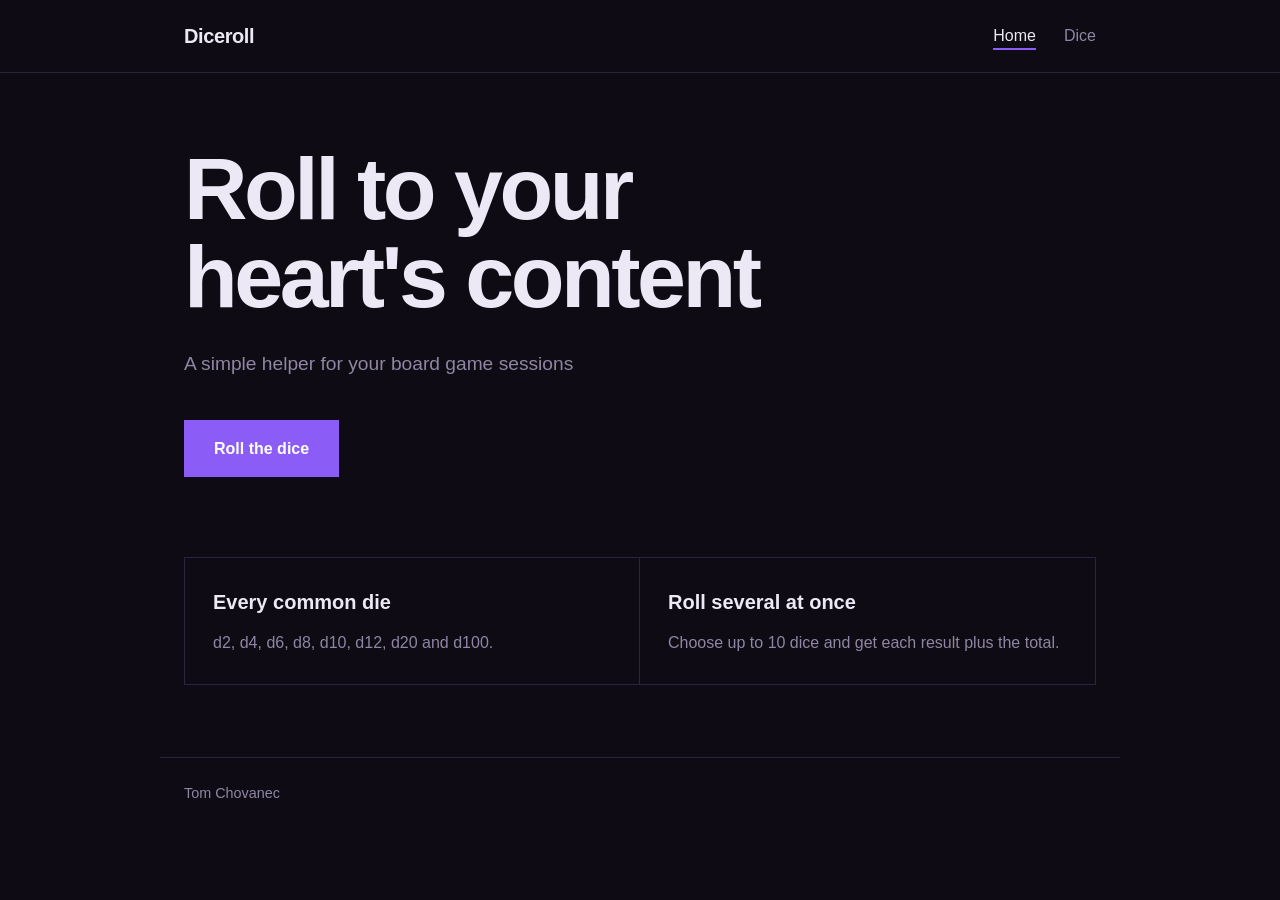
<file: index.html>
<!doctype html>
<html lang="en">
  <head>
    <meta charset="UTF-8" />
    <meta name="viewport" content="width=device-width, initial-scale=1" />
    <title>Diceroll</title>
    <meta
      name="description"
      content="Diceroll: a simple online dice roller for your board game sessions. All common dice from d2 to d100."
    />
    <link rel="stylesheet" href="style.css" />
  </head>
  <body>
    <header>
      <nav>
        <a class="logo" href="index.html">Diceroll</a>
        <ul>
          <li><a class="link active" href="index.html">Home</a></li>
          <li><a class="link" href="dice.html">Dice</a></li>
        </ul>
      </nav>
    </header>

    <main>
      <h1>Roll to your heart's content</h1>
      <p class="lead">A simple helper for your board game sessions</p>
      <a class="btn" href="dice.html">Roll the dice</a>

      <section class="features">
        <div>
          <h2>Every common die</h2>
          <p>d2, d4, d6, d8, d10, d12, d20 and d100.</p>
        </div>
        <div>
          <h2>Roll several at once</h2>
          <p>Choose up to 10 dice and get each result plus the total.</p>
        </div>
      </section>
    </main>

    <footer>Tom Chovanec</footer>
  </body>
</html>
</file>
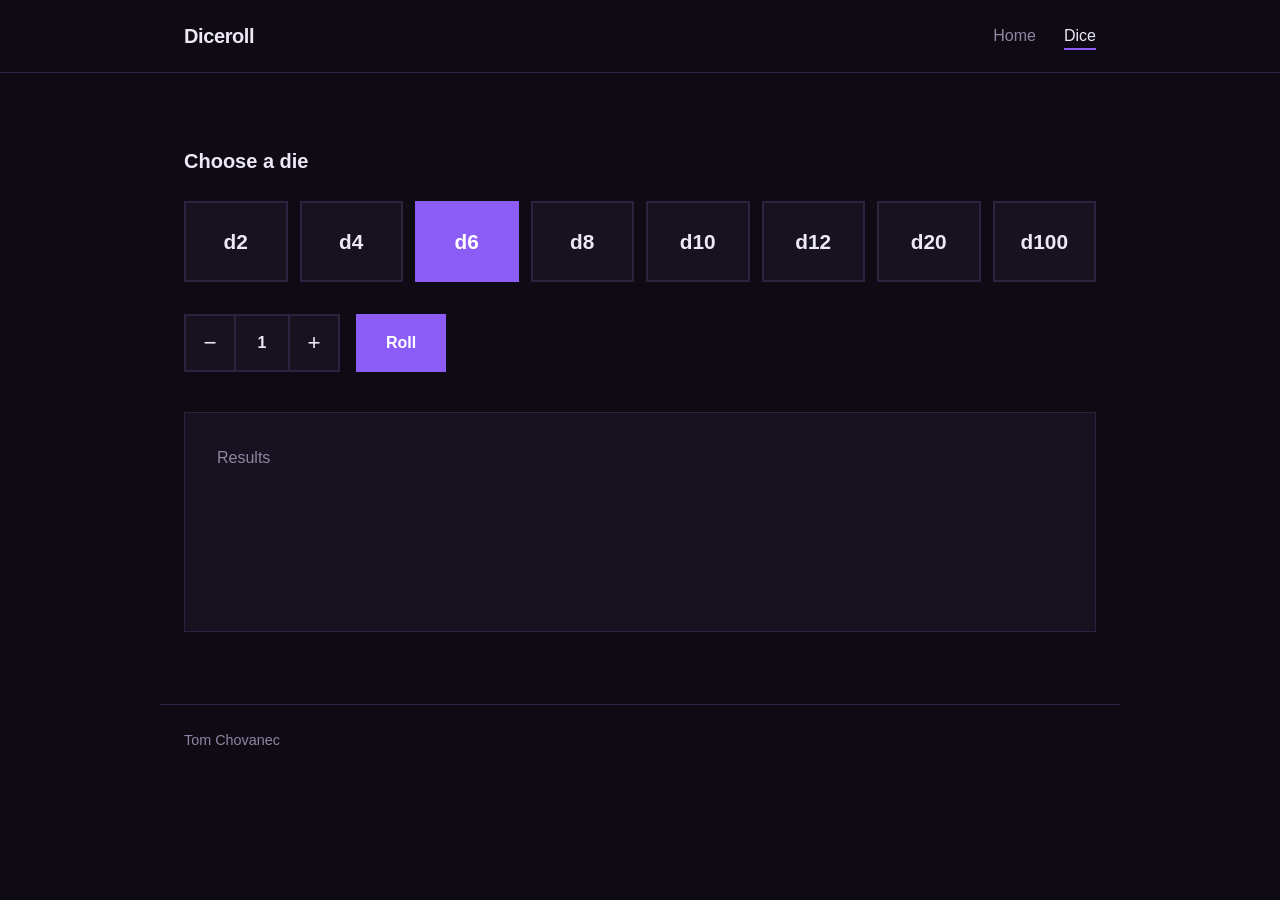
<file: dice.html>
<!doctype html>
<html lang="en">
  <head>
    <meta charset="UTF-8" />
    <meta name="viewport" content="width=device-width, initial-scale=1" />
    <title>Dice – Diceroll</title>
    <meta
      name="description"
      content="Roll up to 10 dice at once. Pick a d2, d4, d6, d8, d10, d12, d20 or d100 and get each result plus the total."
    />
    <link rel="stylesheet" href="style.css" />
  </head>
  <body>
    <header>
      <nav>
        <a class="logo" href="index.html">Diceroll</a>
        <ul>
          <li><a class="link" href="index.html">Home</a></li>
          <li><a class="link active" href="dice.html">Dice</a></li>
        </ul>
      </nav>
    </header>

    <main>
      <h2>Choose a die</h2>
      <div class="dice-picker" id="picker"></div>

      <div class="controls">
        <div class="count">
          <button type="button" id="minus">−</button>
          <output id="count">1</output>
          <button type="button" id="plus">+</button>
        </div>
        <button type="button" class="btn" id="roll">Roll</button>
      </div>

      <section class="result" id="result">
        <p class="empty">Results</p>
      </section>
    </main>

    <footer>Tom Chovanec</footer>

    <script>
      const SIDES = [2, 4, 6, 8, 10, 12, 20, 100];
      const MAX_DICE = 10;

      let sides = 6;
      let count = 1;

      const picker = document.getElementById("picker");
      const countEl = document.getElementById("count");
      const resultEl = document.getElementById("result");

      SIDES.forEach((n) => {
        const b = document.createElement("button");
        b.type = "button";
        b.className = "die";
        b.textContent = "d" + n;
        b.setAttribute("aria-pressed", n === sides);
        b.addEventListener("click", () => {
          sides = n;
          picker
            .querySelectorAll(".die")
            .forEach((d) => d.setAttribute("aria-pressed", d === b));
        });
        picker.appendChild(b);
      });

      function setCount(n) {
        count = Math.min(MAX_DICE, Math.max(1, n));
        countEl.textContent = count;
      }
      document
        .getElementById("minus")
        .addEventListener("click", () => setCount(count - 1));
      document
        .getElementById("plus")
        .addEventListener("click", () => setCount(count + 1));

      function showResult(rolls) {
        const total = rolls.reduce((a, b) => a + b, 0);
        resultEl.innerHTML = "";
        const t = document.createElement("div");
        t.className = "total";
        t.textContent = total;
        resultEl.appendChild(t);
        if (rolls.length > 1) {
          const r = document.createElement("div");
          r.className = "rolls";
          rolls.forEach((v) => {
            const s = document.createElement("span");
            s.textContent = v;
            r.appendChild(s);
          });
          resultEl.appendChild(r);
        }
        return total;
      }

      document.getElementById("roll").addEventListener("click", () => {
        const rolls = Array.from(
          { length: count },
          () => Math.floor(Math.random() * sides) + 1,
        );
        showResult(rolls);
      });
    </script>
  </body>
</html>
</file>
<file: style.css>
:root {
  --bg: #0e0b14;
  --surface: #17121f;
  --line: #2c2340;
  --violet: #8b5cf6;
  --violet-dark: #6d3fe0;
  --text: #ece8f5;
  --muted: #8f86a3;
}

* {
  box-sizing: border-box;
  margin: 0;
  padding: 0;
  border-radius: 0;
}

body {
  background: var(--bg);
  color: var(--text);
  font-family: "Helvetica Neue", Arial, sans-serif;
  line-height: 1.6;
  min-height: 100vh;
}

a {
  color: inherit;
}
:focus-visible {
  outline: 2px solid var(--violet);
  outline-offset: 3px;
}

header {
  border-bottom: 1px solid var(--line);
}
nav {
  max-width: 960px;
  margin: 0 auto;
  padding: 20px 24px;
  display: flex;
  justify-content: space-between;
  align-items: center;
}
.logo {
  font-weight: 700;
  font-size: 1.25rem;
  text-decoration: none;
  letter-spacing: -0.02em;
}
nav ul {
  list-style: none;
  display: flex;
  gap: 28px;
}
nav a.link {
  text-decoration: none;
  color: var(--muted);
  padding-bottom: 4px;
  border-bottom: 2px solid transparent;
}
nav a.link:hover {
  color: var(--text);
}
nav a.link.active {
  color: var(--text);
  border-color: var(--violet);
}

main {
  max-width: 960px;
  margin: 0 auto;
  padding: 72px 24px;
}

h1 {
  font-size: clamp(2.6rem, 8vw, 5.5rem);
  line-height: 1;
  letter-spacing: -0.04em;
  font-weight: 800;
  max-width: 12ch;
}
h2 {
  font-size: 1.25rem;
  margin-bottom: 12px;
}
p.lead {
  color: var(--muted);
  font-size: 1.2rem;
  max-width: 52ch;
  margin: 28px 0 40px;
}

.btn {
  display: inline-block;
  background: var(--violet);
  color: #fff;
  border: 2px solid var(--violet);
  padding: 14px 28px;
  font: inherit;
  font-weight: 600;
  text-decoration: none;
  cursor: pointer;
}
.btn:hover {
  background: var(--violet-dark);
  border-color: var(--violet-dark);
}
.btn.ghost {
  background: transparent;
  color: var(--text);
  border-color: var(--line);
}

.features {
  display: grid;
  grid-template-columns: repeat(auto-fit, minmax(240px, 1fr));
  gap: 0;
  margin-top: 80px;
  border: 1px solid var(--line);
}
.features div {
  padding: 28px;
  border-right: 1px solid var(--line);
}
.features div:last-child {
  border-right: none;
}
.features p {
  color: var(--muted);
}

.dice-picker {
  display: grid;
  grid-template-columns: repeat(auto-fit, minmax(90px, 1fr));
  gap: 12px;
  margin: 24px 0 32px;
}
.die {
  background: var(--surface);
  color: var(--text);
  border: 2px solid var(--line);
  padding: 22px 0;
  font: inherit;
  font-size: 1.3rem;
  font-weight: 700;
  cursor: pointer;
}
.die:hover {
  border-color: var(--violet);
}
.die[aria-pressed="true"] {
  background: var(--violet);
  border-color: var(--violet);
  color: #fff;
}

.controls {
  display: flex;
  flex-wrap: wrap;
  gap: 16px;
  align-items: stretch;
}
.count {
  display: flex;
  border: 2px solid var(--line);
  background: var(--surface);
}
.count button {
  background: none;
  border: none;
  color: var(--text);
  width: 48px;
  font-size: 1.4rem;
  cursor: pointer;
}
.count button:hover {
  color: var(--violet);
}
.count output {
  min-width: 56px;
  display: grid;
  place-items: center;
  font-weight: 700;
  border-left: 2px solid var(--line);
  border-right: 2px solid var(--line);
}

.result {
  margin-top: 40px;
  border: 1px solid var(--line);
  background: var(--surface);
  padding: 32px;
  min-height: 220px;
}
.total {
  font-size: clamp(4rem, 14vw, 8rem);
  font-weight: 800;
  line-height: 1;
  letter-spacing: -0.04em;
  color: var(--violet);
}
.rolls {
  display: flex;
  flex-wrap: wrap;
  gap: 8px;
  margin-top: 20px;
}
.rolls span {
  border: 1px solid var(--violet);
  min-width: 44px;
  padding: 6px 10px;
  text-align: center;
  font-weight: 600;
}
.empty {
  color: var(--muted);
}

footer {
  max-width: 960px;
  margin: 0 auto;
  padding: 24px;
  border-top: 1px solid var(--line);
  color: var(--muted);
  font-size: 0.9rem;
}

@media (max-width: 600px) {
  main {
    padding: 48px 20px;
  }
  .features div {
    border-right: none;
    border-bottom: 1px solid var(--line);
  }
  .features div:last-child {
    border-bottom: none;
  }
}
</file>
